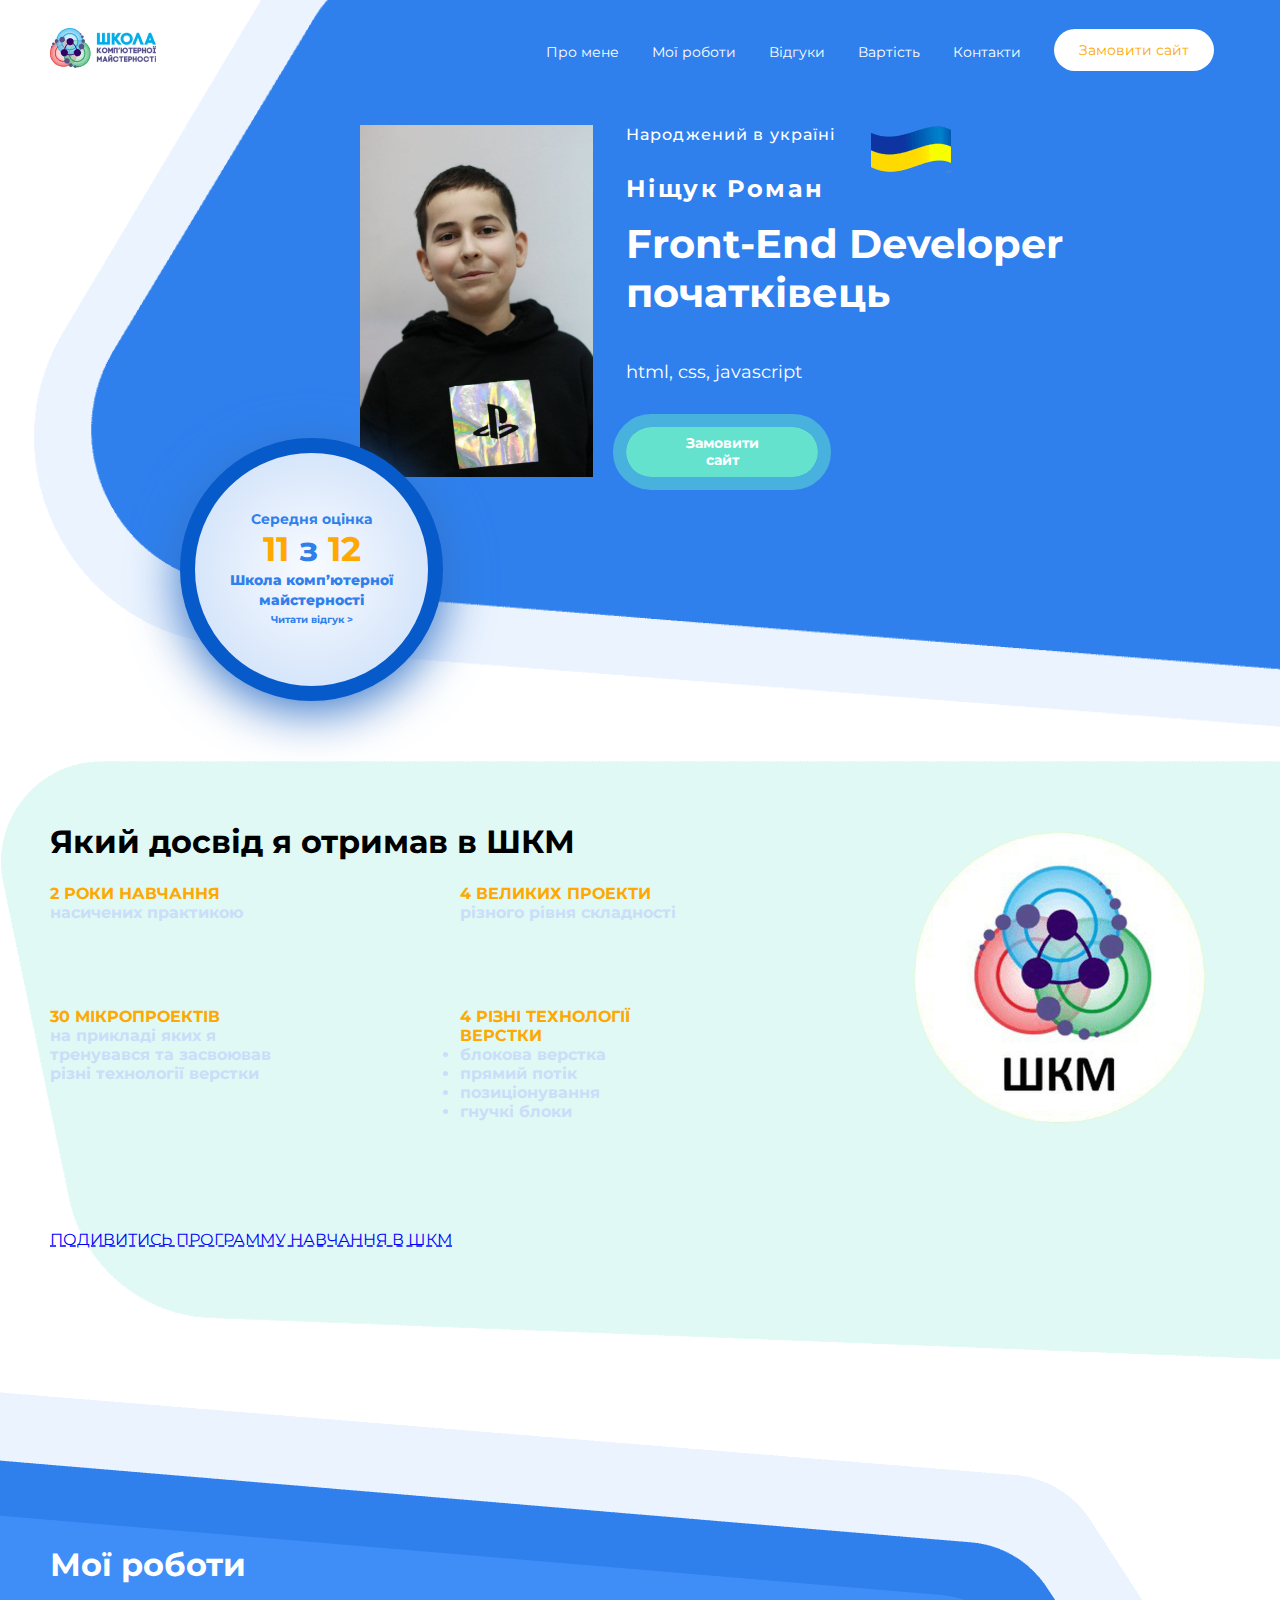
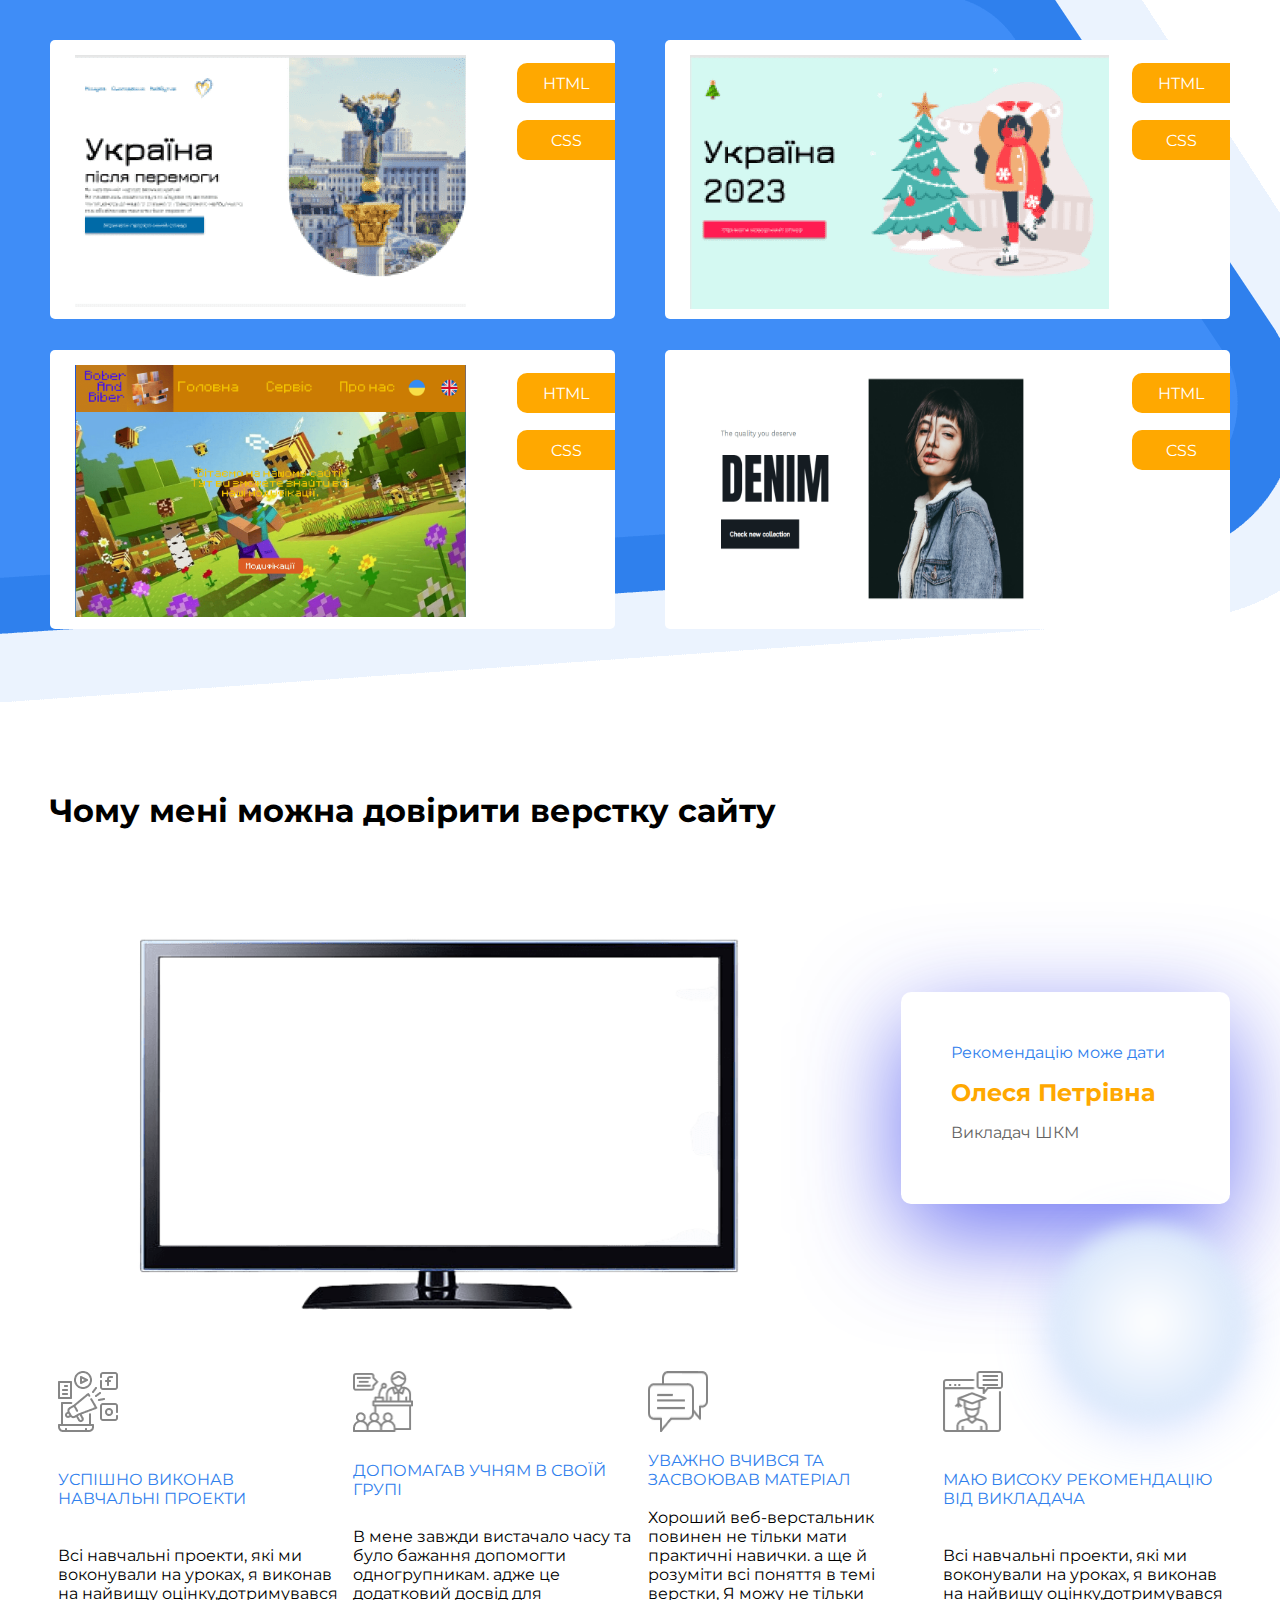
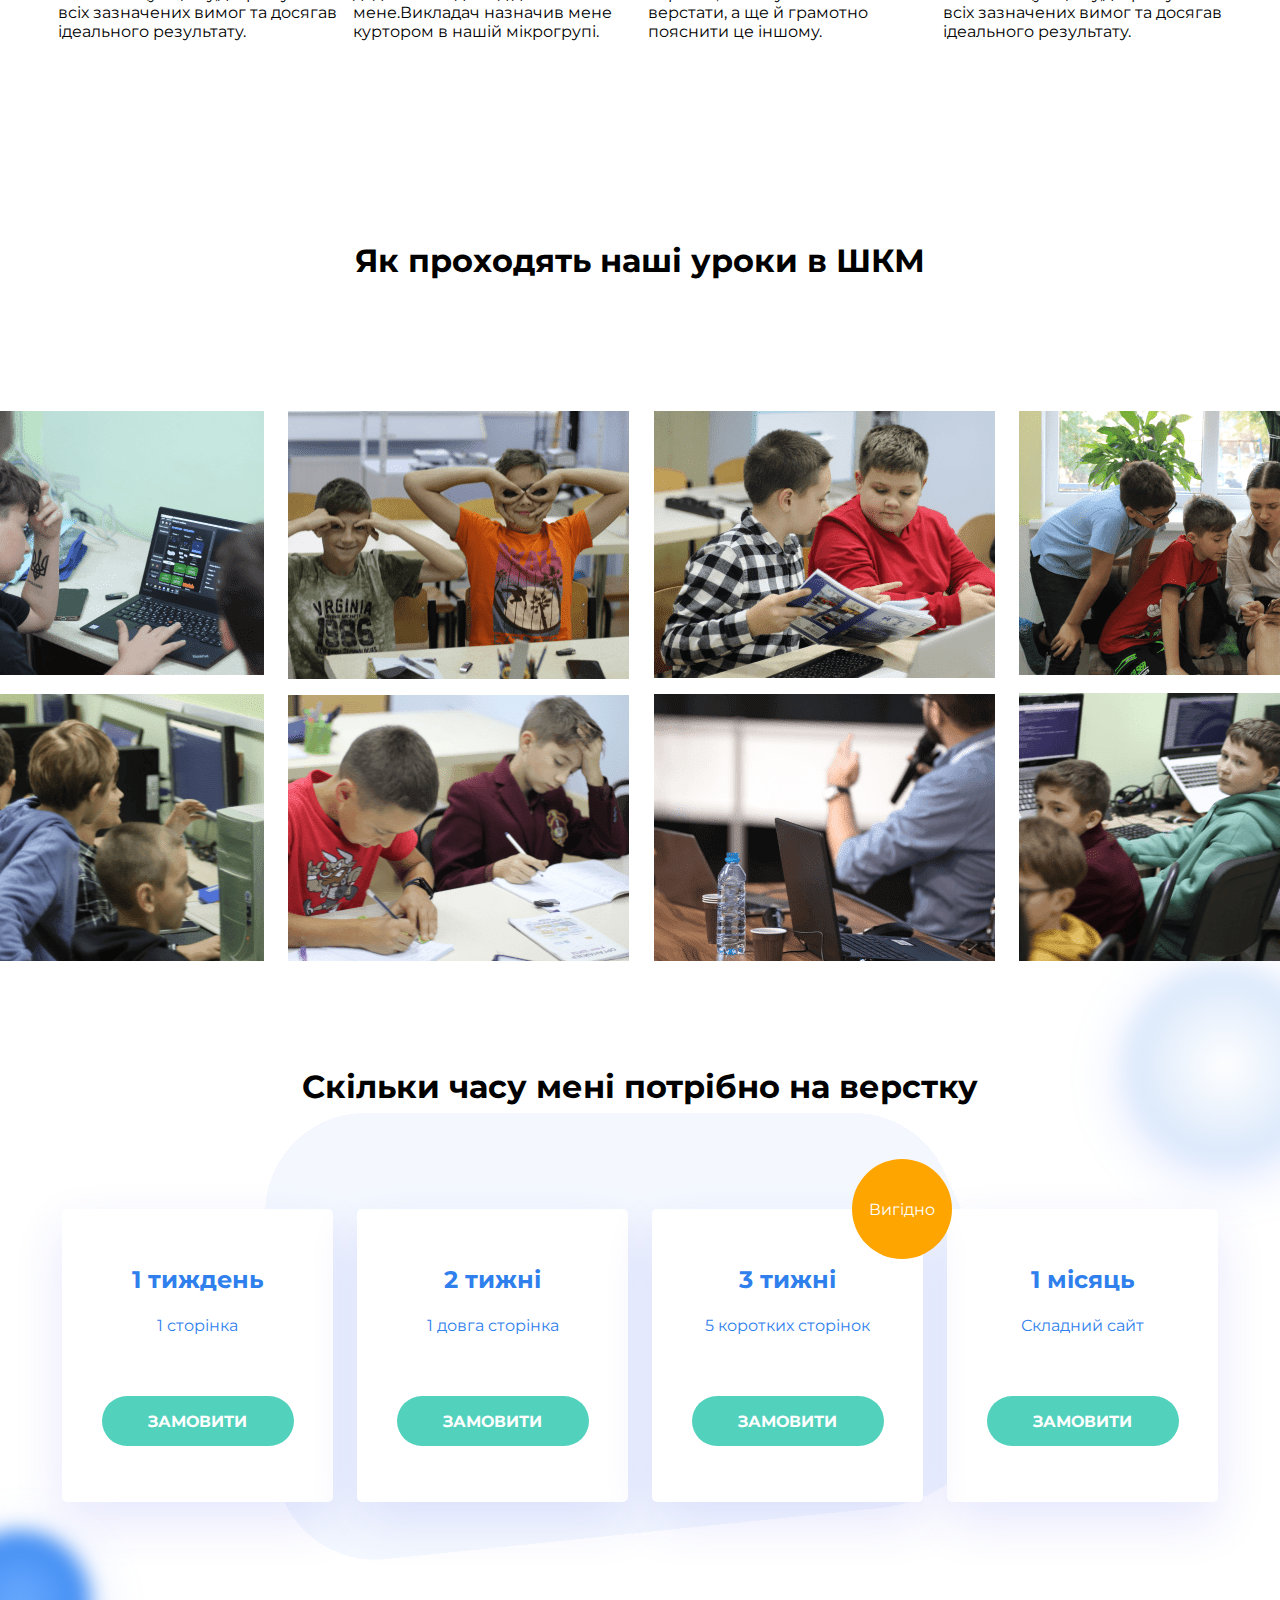
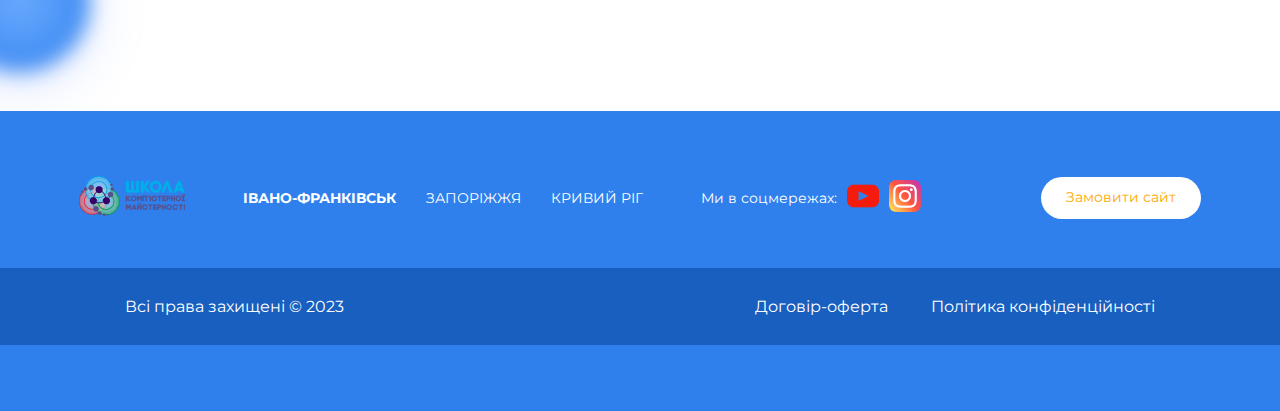
<file: index.html>
<!DOCTYPE html>
<html lang="en">
<head>
	<meta charset="UTF-8">
	<meta name="viewport" content="width=device-width, initial-scale=1.0">
	<link rel="stylesheet" href="css/style.css">
	<link rel="stylesheet" href="css/style_mobile.css">
	<link rel="preconnect" href="https://fonts.googleapis.com">
	<link rel="preconnect" href="https://fonts.gstatic.com" crossorigin>
	<link href="https://fonts.googleapis.com/css2?family=Anton&family=Montserrat:wght@500&display=swap" rel="stylesheet">
	<link rel="icon" type="image/x-icon" href="favicon.png">
	<title>PortFolio</title>
</head>
<body>
	
	<!-- Початок проекту -->

	<!-- Перший екран с навігацією -->
	<main class="main_screen2">
		<!-- Контейнер першого екрана -->
		<div class="container">
			<!-- Навігація першого екрана -->
			<header class="header">
				<a href="http://шкм.in.ua/"><img class="logo_header" src="img/logo_shkm.png" alt="" width="106" height="40"></a>
				<nav class="navigation_header">
					<ul class="ul_header">
						<li class="content_header"><a href="" class="item_header">Про мене</a></li>
						<li class="content_header"><a href="" class="item_header">Мої роботи</a></li>
						<li class="content_header"><a href="" class="item_header">Відгуки</a></li>
						<li class="content_header"><a href="" class="item_header">Вартість</a></li>
						<li class="content_header"><a href="" class="item_header">Контакти</a></li>
					</ul>
					<a href="#zamovutu_site" class="button_buy_site">Замовити сайт</a>
				</nav>
			</header>
		<!-- Другий контейнер першого екрану -->
		<div class="container_main">
			<img src="img/portfolio.jpeg" alt="" class="img_main" width="233" height="352">
			<div class="block_main">
				<div class="box_subtitle_and_ukr_logo">
					<p class="subtitle_main">Народжений в україні</p>
					<img src="img/ukr_logo.png" alt="" width="80" height="49">
					<p class="name_surname_main">Ніщук Роман</p>
				</div>
				<h1 class="title_block_main">Front-End Developer початківець</h1>
				<p class="subtext_main">html, css, javascript</p>
				<a href="#zamovutu_site" class="button_buy_site2">Замовити<br>сайт</a>
			</div>
		</div>
			<!-- Середня оцінка -->
			<div class="stats_main">
				<p class="subtitle_stats">Середня оцінка</p>
				<p class="rating"><span class="number">11</span> з <span class="number">12</span></p>
				<p class="text_shkm">Школа комп’ютерної<br> майстерності</p>
				<a href="index.html" class="reading_rating">Читати відгук ></a>
			</div>
		</div>
	</main>

	<!--  -->

	<!-- Блок досвід шкм -->
	<div class="dosvid_shkm">
		<!-- Контейнер досвід шкм -->
		<div class="container_dosvid">
			<!-- Контейнер для блоків -->
			<div class="container_block_dosvid">
				<h1 class="title_dosvid">Який досвід я отримав в ШКМ</h1>
				<div class="block_dovsid">
					<p class="title_block_dosvid">2 РОКИ НАВЧАННЯ</p>
					<p class="text_block_dosvid">насичених практикою</p>
				</div>
				<div class="block_dovsid">
					<p class="title_block_dosvid">4 ВЕЛИКИХ ПРОЕКТИ</p>
					<p class="text_block_dosvid">різного рівня складності</p>
				</div>
				<div class="block2_dovsid">
					<p class="title_block_dosvid">30 МІКРОПРОЕКТІВ</p>
					<p class="text_block_dosvid">на прикладі яких я тренувався та засвоював різні технології верстки</p>
				</div>
				<div class="block2_dovsid">
					<p class="title_block_dosvid">4 РІЗНІ ТЕХНОЛОГІЇ ВЕРСТКИ</p>
					<li class="text_block_dosvid">блокова верстка</li>
					<li class="text_block_dosvid">прямий потік</li>
					<li class="text_block_dosvid">позиціонування</li>
					<li class="text_block_dosvid">гнучкі блоки</li>
				</div>
				<a href="http://шкм.in.ua/#page5" class="button_dosvid">ПОДИВИТИСЬ ПРОГРАММУ НАВЧАННЯ В ШКМ</a>
			</div>
			<!-- Логотип шкм -->
			<img class="logo_shkm2" src="img/logo_shkm2.png" alt="" width="331" height="319">
		</div>
	</div>

	<!--  -->

	<!-- Блок робота -->

	<div class="robota">
		<h1 class="title_robota">Мої роботи</h1>
		<!-- Контейнер робота -->
		<div class="container_robota">
			<!-- Блок робота -->
			<div class="block_robota">
				<a href="img_ukraine/index.html"><img src="img/project_ukraine.png" alt="" class="project_image" width="391" height="252"></a>
				<div class="box_html_css">
					<div class="block_html">HTML</div>
					<div class="block_css">CSS</div>
				</div>
			</div>
			<!-- Блок робота -->
			<div class="block_robota">
				<a href="img_ukraine/ukraine_newyear/index.html"><img src="img/project_ukraine2.png" alt="" class="project_image" width="419" height="254"></a>
				<div class="box_html_css">
					<div class="block_html">HTML</div>
					<div class="block_css">CSS</div>
				</div>
			</div>
			<!-- Блок робота -->
			<div class="block_robota">
				<a href="https://ukrainianmods.github.io/ukrainianmods/"><img src="img/project_custom.png" alt="" class="project_image" width="391" height="252"></a>
				<div class="box_html_css">
					<div class="block_html">HTML</div>
					<div class="block_css">CSS</div>
				</div>
			</div>
			<!-- Блок робота -->
			<div class="block_robota">
				<a href="trainer_maket/index.html"><img src="img/project_denim.png" alt="" class="project_image" width="391" height="252"></a>
				<div class="box_html_css">
					<div class="block_html">HTML</div>
					<div class="block_css">CSS</div>
				</div>
			</div>	
		</div>
	</div>

	<!-- Блок верстка -->

	<div class="verstka_site">
		<h1 class="title_site">Чому мені можна довірити верстку сайту</h1>
		<div class="container_verstka">
			<iframe width="560" height="315" src="https://www.youtube.com/embed/P5J1mUn_65Q" title="YouTube video player" frameborder="0" allow="accelerometer; autoplay; 
			clipboard-write; encrypted-media; gyroscope; picture-in-picture; web-share" allowfullscreen class="video_image"></iframe>
			<img src="img/tv_box.png" alt="" class="tv_box">
			<div class="block_verstka">
				<p class="subtitle_verstka">Рекомендацію може дати</p>
				<h2 class="title_verstka">Олеся Петрівна</h2>
				<p class="description_verstka">Викладач ШКМ</p>
			</div>
			<div class="kolo_verstka2"></div>
		</div>
		<div class="container2_verstka">
			<div class="block2_verstka">
				<img src="img/group1.png" alt="" class="icon_block2_verstka" width="60" height="61">
				<p class="title_block2_verstka">УСПІШНО ВИКОНАВ НАВЧАЛЬНІ ПРОЕКТИ</p>
				<p class="description_block2_verstka">Всі навчальні проекти, які ми воконували на уроках, я виконав на найвищу оцінку,дотримувався всіх зазначених вимог та досягав ідеального результату.</p>
			</div>
			<div class="block2_verstka">
				<img src="img/group2.png" alt="" class="icon_block2_verstka" width="60" height="61">
				<p class="title_block2_verstka">ДОПОМАГАВ УЧНЯМ В СВОЇЙ ГРУПІ</p>
				<p class="description_block2_verstka">В мене завжди вистачало часу та було бажання допомогти одногрупникам. адже це додатковий досвід для мене.Викладач назначив мене куртором в нашій мікрогрупі.</p>
			</div>
			<div class="block2_verstka">
				<img src="img/group3.png" alt="" class="icon_block2_verstka" width="60" height="61">
				<p class="title_block2_verstka">УВАЖНО ВЧИВСЯ ТА ЗАСВОЮВАВ МАТЕРІАЛ</p>
				<p class="description_block2_verstka">Хороший веб-верстальник повинен не тільки мати практичні навички. а ще й розуміти всі поняття в темі верстки, 
					Я можу не тільки верстати, а ще й грамотно пояснити це іншому.</p>
			</div>
			<div class="block2_verstka">
				<img src="img/group4.png" alt="" class="icon_block2_verstka" width="60" height="61">
				<p class="title_block2_verstka">МАЮ ВИСОКУ РЕКОМЕНДАЦІЮ ВІД ВИКЛАДАЧА</p>
				<p class="description_block2_verstka">Всі навчальні проекти, які ми воконували на уроках, я виконав на найвищу оцінку,дотримувався всіх зазначених вимог та досягав ідеального результату.</p>
			</div>
		</div>
	</div>

	<!--  -->

	<div class="lessons_shkm">
		<h1 class="title_lessons">Як проходять наші уроки в ШКМ</h1>
		<div class="container_lessons">
			<img src="img/img_lessons1.png" alt="" class="img_lessons">
			<img src="img/img_lessons2.png" alt="" class="img_lessons">
			<img src="img/img_lessons3.png" alt="" class="img_lessons">
			<img src="img/img_lessons4.png" alt="" class="img_lessons">
			<img src="img/img_lessons5.png" alt="" class="img_lessons">
			<img src="img/img_lessons6.png" alt="" class="img_lessons">
			<img src="img/img_lessons7.png" alt="" class="img_lessons">
			<img src="img/img_lessons8.png" alt="" class="img_lessons">
		</div>
	</div>

	<!--  -->

	<!-- Блок 'Скільки часу мені потрібно на верстку' -->

	<div class="time_verstka">
		<div class="kolo_time"></div>
		<h1 class="titile_time">Скільки часу мені потрібно на верстку</h1>
		<div class="container_time">
			<div class="card_time">
				<div class="box_card_title_and_subtitle">
					<h2 class="card_title">1 тиждень</h2>
					<p class="card_subtitle">1 сторінка</p>
				</div>
				<a id="zamovutu_site" href="mailto: romiknishchuk2099@gmail.com" class="button_card">ЗАМОВИТИ</a>
			</div>
			<div class="card_time">
				<div class="box_card_title_and_subtitle">
					<h2 class="card_title">2 тижні</h2>
					<p class="card_subtitle">1 довга сторінка</p>
				</div>
				<a id="zamovutu_site" href="mailto: romiknishchuk2099@gmail.com" class="button_card">ЗАМОВИТИ</a>
			</div>
			<div class="card_time profitably">
				<div class="box_card_title_and_subtitle">
					<h2 class="card_title">3 тижні</h2>
					<p class="card_subtitle">5 коротких сторінок</p>
				</div>
				<a id="zamovutu_site" href="mailto: romiknishchuk2099@gmail.com" class="button_card">ЗАМОВИТИ</a>
			</div>
			<div class="card_time">
				<div class="box_card_title_and_subtitle">
					<h2 class="card_title">1 місяць</h2>
					<p class="card_subtitle">Складний сайт</p>
				</div>
				<a id="zamovutu_site" href="mailto: romiknishchuk2099@gmail.com" class="button_card">ЗАМОВИТИ</a>
			</div>
		</div>
		<div class="kolo_time2"></div>
	</div>
	
	<!--  -->

	<!-- Підвал -->

	<footer class="footer">
		<div class="container_footer">
			<a href="http://шкм.in.ua/"><img src="img/logo_shkm.png" alt="" class="logo_footer" width="106" height="40"></a>
			<nav class="navigation_footer">
				<li class="footer_content"><a href="" class="footer_item ivan">ІВАНО-ФРАНКІВСЬК</a></li>
				<li class="footer_content"><a href="" class="footer_item">ЗАПОРІЖЖЯ</a></li>
				<li class="footer_content"><a href="" class="footer_item">КРИВИЙ РІГ</a></li>
			</nav>
			<ul class="ul_footer">
				<div class="box_footer">
					<p class="text_footer">Ми в соцмережах:</p>
					<a class="icon_youtube" href="https://www.youtube.com/@RomikNDK"><img src="img/img_youtube.png" alt="" class="icon_footer" width="32" height="32"></a>
					<a class="icon_instagram" href="https://www.instagram.com/romikndk"><img src="img/icon_instagram.png" alt="" class="icon_footer" width="32" height="32"></a>
				</div>
				<a href="#zamovutu_site" class="button_buy_site">Замовити сайт</a>
			</ul>
		</div>
		<div class="container2_footer">
			<p class="copyright">Всі права захищені © 2023</p>
			<div class="box_container2">
				<a href="" class="dogovir">Договір-оферта</a>
				<a href="" class="politika">Політика конфіденційності</a>
			</div>
		</div>
	</footer>

	<!--  -->

	<!-- Кінець всього проекту -->

</body>
</html>
</file>
<file: css/style.css>
*{
	margin: 0;
	padding: 0;
	box-sizing: border-box;
}

body{
	font-family: 'Montserrat';
}

/* Початковий екран */

.main_screen2{
	max-width: 1440px;
	height: 761px;
	background-image: url(../img/bg_main.png);
	background-repeat: no-repeat;
	background-size: cover;
	margin: 0 auto;
	position: relative;
}

.container {
	width: 1180px;
	margin: 0 auto;
}

/* Блок с навігацією */

.header{
	width: 1180px;
	height: 100px;
	display: flex;
	justify-content: space-between;
	align-items: center;
	margin-bottom: 50px;
	margin: 0 auto;
}

.button_menu::after{
	content: "";
}

/* Навігація */

.navigation_header{
	width: 700px;
	height: 42px;
	display: flex;
	justify-content: space-around;
	align-items: center;
}

.ul_header{
	width: 475px;
	height: 17px;
	justify-content: space-between;
	display: flex;
	flex-wrap: wrap;
}

.content_header{
	list-style: none;
}

.item_header{	
	font-size: 14px;
	color: #fff;
	text-decoration: none;
}

.button_buy_site{
	width: 160px;
	height: 42px;
	background:	#ffffff;
	border-radius: 50px;
	display: flex;
	justify-content: center;
	align-items: center;
	font-size: 14px;
	line-height: 119.62%;
	color: #FFA800;
	text-decoration: none;	
}

.button_buy_site:hover{
	transition: 0.5s;
	background: #3a4d91;
}

.container_main{
	width: 1180px;
	height: 352px;
	display: flex;
	margin: 0 auto;
	justify-content: center;
	align-items: center;
	flex-wrap: wrap;
	padding-left: 225px;
	padding-top: 25px;
}

.block_main{
	width: 552px;
	height: 352px;
	display: flex;
	flex-direction: column;
	justify-content: space-between;
	padding-left: 33px;
}

.subtitle_main{
	font-weight: 500;
	font-size: 16px;
	line-height: 124.41%;
	letter-spacing: 0.07em;
	color: #FFFFFF;
}

.box_subtitle_and_ukr_logo{
	width: 325px;
	height: 50px;
	display: flex;
	justify-content: space-between;
	flex-wrap: wrap;
}

.name_surname_main{
	color: #fff;
	font-weight: 700;
	letter-spacing: 0.1em;
	font-size: 24px;
}

.title_block_main{
	font-weight: 700;
	font-size: 40px;
	line-height: 124.41%;
	color: #FFFFFF;
}

.subtext_main{
	font-weight: 400;
	font-size: 18px;
	line-height: 124.41%;
	color: #FFFFFF;
}

.button_buy_site2{
	width: 192px;
	height: 50px;
	display: flex;
	align-items: center;
	justify-content: center;
	text-decoration: none;
	background: #64E2CD;
	border-radius: 50px;
	font-weight: 700;
	font-size: 14px;
	line-height: 124.41%;
	color: #FFFFFF;
	text-align: center;
	outline: 13px solid rgba(100, 226, 205, 0.5);
}

.button_buy_site2:hover{
	background: #be800e;
	transition: 0.3s;
	outline: 13px solid rgba(190, 128, 14, 0.5);
}

/* Средня оцінка */

.stats_main{
	display: flex;
	align-items: center;
	background: radial-gradient(68.31% 68.31% at 50% 50%, #F9FBFF 0%, #CADEF9 100%) /* warning: gradient uses a rotation that is not supported by CSS and may not behave as expected */, #FFFFFF;
	width: 263px;
	height: 263px;
	border-radius: 263px;
	justify-content: safe center;
	text-align: center;
	flex-direction: column;
	position: absolute;
	box-shadow: 0px 10px 50px 0px #3272C8;
	border: 15px solid #075ACA;
	bottom: 60px;
	right: 0px;
	left: 180px;
}

.reading_rating{
	text-decoration: none;
	font-weight: 700;
	font-size: 10px;
	line-height: 195.04%;
	color: #2F80ED;
}

.text_shkm{
	font-weight: 800;
	font-size: 14px;
	line-height: 143.55%;
	text-align: center;	
	color: #2F80ED;
}

.subtitle_stats{
	font-style: normal;
	font-weight: 700;
	font-size: 14px;
	color: #2F80ED;
}

.rating{
	color: #2F80ED;	
	font-weight: 700;
	font-size: 34px;
}

.number{
	color: #FFA800;
}

/*  */

/* Досвід який я отримав від шкм */

.dosvid_shkm{
	max-width: 1440px;
	height: 602px;
	background-image: url(../img/bg_dosvid.png);
	background-repeat: no-repeat;
	background-size: cover;
	display: flex;
	flex-wrap: wrap;
	justify-content: center;
	align-items: center;
	margin: 0 auto;
}

.container_dosvid{
	width: 1180px;
	height: 480px;
	display: flex;
	justify-content: space-between;
}

.container_block_dosvid{
	width: 660px;
	height: 450px;
	flex-wrap: wrap;
	display: flex;
	justify-content: space-between;
}

.block_dovsid{
	width: 250px;
	height: 100px;
	color: #CADEF9;
	font-weight: 700;
}

.block2_dovsid{
	width: 250px;
	height: 200px;
	color: #CADEF9;
	font-weight: 700;
}

.title_block_dosvid{
	color: #FFA800;
}

.button_dosvid{
	text-decoration: underline dashed;
	color: blue;
}

.button_dosvid:hover{
	transition: 0.2s;
	color: #2d4734;
}

/*  */

/* Мої роботи */

.robota{
	max-width: 1440px;
	height: 968px;
	background-image: url(../img/bg_robota3.png), 
					  url(../img/bg_robota2.png), 
					  url(../img/bg_robota.png);
	background-position: left;
	background-repeat: no-repeat;
	margin: 0 auto;
	display: flex;
	align-items: center;
	justify-content: center;
	flex-direction: column;
	padding-top: 110px;
}

.container_robota{
	height: 620px;
	width: 1180px;
	display: flex;
	margin-top: 56px;
	justify-content: space-between;	
	flex-wrap: wrap;
}

.title_robota{
	width: 1180px;	
	color: #FFFFFF;	
}

.block_robota{
	width: 565px;
	height: 279px;
	display: flex;
	background: white;
	justify-content: space-between;
	border-radius: 5px;
	padding-left: 25px;
	padding-top: 15px;
}

.box_html_css{
	width: 160px;
	height: 114px;
	display: flex;
	flex-direction: column;
	justify-content: space-around;
	align-items: end;
}

.block_html{
	width: 98px;
	height: 40px;
	background: #FFA800;
	display: flex;
	justify-content: center;
	align-items: center;
	border-radius: 10px 0px 0px 10px;
	color: #ffffff;
}

.block_css{
	width: 98px;
	height: 40px;
	background: #FFA800;
	display: flex;
	justify-content: center;
	align-items: center;
	border-radius: 10px 0px 0px 10px;
	color: #ffffff;
}

/*  */

/* Чому мені можна довірити верстку сайту */

.verstka_site{
	max-width: 1180px;
	height: 1020px;
	margin: 0 auto;
	padding-top: 60px;
}

.container_verstka{
	width: 1180px;
	height: 382px;
	display: flex;
	justify-content: center;
	align-items: center;
	margin-top: 99px;
	position: relative;
	margin-bottom: 20px;
	padding-left: 120px;
}

.video_image{
	width: 620px;
	height: 300px;
	position: relative;
	border-radius: 1px;
	right: 15px;
	bottom: 15px;
}

.tv_box{
	width: 680px;
	height: 440px;
	position: absolute;
	right: 450px;
	z-index: -1;
}

.block_verstka{
	width: 351px;
	height: 212px;
	display: flex;
	flex-direction: column;
	justify-content: space-around;
	margin-left: 163px;
	padding: 44px 44px 54px 50px;
	box-shadow: 0px 30px 100px rgba(47, 55, 237, 0.7);
	border-radius: 10px;
	margin-bottom: 45px;
}

.block_verstka:hover{
	box-shadow: 0px 30px 100px rgb(109, 161, 181);
	transition: 0.5s;
}

.subtitle_verstka{
	color: #2F80ED;
}

.title_site{
	color: #000;
}

.title_verstka{
	color: #FFA800;
}

.description_verstka{
	color: #636363;
}

.container2_verstka{
	width: 1180px;
	height: 350px;
	display: flex;
	align-items: center;
	justify-content: space-around;
	position: relative;
}

.block2_verstka{
	width: 280px;
	min-height: 270px;
	display: flex;
	flex-direction: column;
	justify-content: space-between;
}

.title_block2_verstka{
	font-size: 16px;
	color: #2F80ED;
}

/* Коло сіре */

.kolo_verstka2{
	width: 197px;
	height: 197px;
	background: radial-gradient(68.31% 68.31% at 50% 50%, #FFFFFF 0%, #CADEF9 100%) /* warning: gradient uses a rotation that is not supported by CSS and may not behave as expected */,
	linear-gradient(0deg, #FFFFFF, #FFFFFF);
	box-shadow: 0px 10px 50px rgba(119, 157, 255, 0.3);
	filter: blur(10px);
	border-radius: 197px;
	position: absolute;
	left: 1000px;
	top: 295px;
}

.kolo_verstka2:hover{
	transition: 0.3s;
	background: #386644;
	box-shadow: 0px 10px 50px #407d50;
	filter: blur(15px);
}

/*  */

/* Уроки в шкм 'Фото' */

.lessons_shkm{
	max-width: 1440px;
	height: 720px;
	margin: 0 auto;
	display: flex;
	flex-direction: column;
	justify-content: space-between;
	align-items: center;
	margin-top: 90px;
}

.container_lessons{
	width: 1440px;
	height: 550px;
	display: flex;
	flex-wrap: wrap;
	justify-content: space-between;
	align-content: space-between;
	flex-direction: column;
}

.img_lessons:hover{
	transform: rotateY(360deg);
	transition: 1s;
}

/* Час на верстку */

.time_verstka{
	max-width: 1440px;
	height: 750px;
	margin: 0 auto;
	display: flex;
	flex-direction: column;
	justify-content: center;
	align-items: center;
	background-image: url(../img/bg_time_verstka.png);
	background-repeat: no-repeat;
	background-position: 50% 50%;
	position: relative;
}

.container_time{
	width: 1180px;
	height: 500px;
	display: flex;
	flex-wrap: wrap;
	justify-content: space-around;
	align-items: center;
	position: relative;
}

.card_time{
	width: 271px;
	height: 293px;
	display: flex;
	justify-content: space-around;
	padding: 25px;
	align-items: center;
	flex-direction: column;
	flex-wrap: wrap;
	background: #fff;
	box-shadow: 0px 20px 50px rgba(47, 55, 237, 0.12);
	border-radius: 5px;
}

.box_card_title_and_subtitle{
	width: 170px;
	height: 70px;
	display: flex;
	flex-wrap: wrap;
	align-items: center;
	justify-content: space-between;
	flex-direction: column;
}

.card_title{
	color: #2F80ED;
}

.card_subtitle{
	color: #2F80ED;
}

.button_card{
	width: 192px;
	height: 50px;
	background: #52D1BC;
	display: flex;
	justify-content: center;
	align-items: center;
	border-radius: 50px;
	color: #ffffff;
	font-weight: 700;
	text-decoration: none;
}

.profitably{
	position: relative;
}

.profitably:after{
	content: "Вигідно";
	display: flex;
	justify-content: center;
	align-items: center;
	width: 100px;
	height: 100px;
	background: orange;
	border-radius: 100%;
	position: absolute;
	left: 200px;
	top: -50px;
	color: #ffffff;
}

.kolo_time{
	width: 197px;
	height: 197px;
	background: radial-gradient(68.31% 68.31% at 50% 50%, #FFFFFF 0%, #CADEF9 100%),linear-gradient(0deg, #FFFFFF, #FFFFFF);
	box-shadow: 0px 10px 50px rgba(119, 157, 255, 0.3);
	filter: blur(10px);
	border-radius: 197px;
	position: absolute;
	left: 88%;
	bottom: 73%;
	z-index: -1;
}

.kolo_time:hover{
	transition: 0.5s;
	background: #386644;
	box-shadow: 0px 10px 50px #407d50;
	filter: blur(15px);
}

.kolo_time2{
	width: 141px;
	height: 141px;
	background: radial-gradient(68.31% 68.31% at 50% 50%, #6AAAFF 0%, #2F80ED 100%), #FFFFFF;
	box-shadow: 0px 10px 50px rgba(119, 157, 255, 0.3);
	filter: blur(10px);
	border-radius: 197px;
	position: absolute;
	top: 76%;
	right: 93%;
	z-index: -1;
}

/*  */

/* Footer */

.footer{
	max-width: 1440px;
	height: 300px;
	background: #2F80ED;
	margin: 0 auto;
	display: flex;
	align-items: center;
	justify-content: center;
	flex-direction: column;
}

.container_footer{
	width: 1180px;
	height: 90px;
	display: flex;
	align-items: center;
	justify-content: space-around;
	color: #ffffff;
	padding-bottom: 50px;
}

.navigation_footer{
	width: 400px;
	height: 70px;
	display: flex;
	justify-content: space-between;
	align-items: center;
}

.footer_content{
	list-style: none;
}

.footer_item{
	font-size: 14px;
	text-decoration: none;
	color: #FFFFFF;
}

.ivan{
	font-weight: 700;
}

.text_footer{
	font-size: 14px;
}

.ul_footer{
	width: 500px;
	height: 90px;
	display: flex;
	align-items: center;
	justify-content: space-between;
}

.box_footer{
	width: 220px;
	height: 90px;
	display: flex;
	justify-content: space-between;
	align-items: center;
}

.container2_footer{
	width: 1440px;
	height: 77px;
	background: #185FBF;
	color: #fff;
	display: flex;
	justify-content: space-around;
	align-items: center;
}

.box_container2{
	width: 400px;
	height: 77px;
	display: flex;
	justify-content: space-between;
	align-items: center;
}

.box_container2, a{
	text-decoration: none;
	color: #fff;
}

/*  */

/* Кінець */
</file>
<file: css/style_mobile.css>
@media screen and (max-width: 920px)  {
    *{
        margin: 0;
        padding: 0;
        box-sizing: border-box;
    }
    
    body{
        font-family: 'Montserrat';
    }

    /* Початковий екран */

    .main_screen2{
        width: 920px;
        height: 1280px;
        background-image: url(../img/bg_main.png);
        background-repeat: no-repeat;
        background-size: cover;
        position: relative;
    }

    .container {
        width: 920px;
        height: 1180px;
        display: flex;
        flex-wrap: wrap;
    }

    /* Блок с навігацією */

    .header{
        width: 920px;
        height: 70px;
        position: relative;
        display: flex;
        justify-content: space-between;
        align-items: center;
        padding-left: 24px;
    }

    /*  */

    /* Навігація */

    .navigation_header{
        width: 700px;
        height: 42px;
        display: flex;
        justify-content: space-around;
        align-items: center;
    }

    .content_header{
        list-style: none;
    }

    .item_header{	
        font-size: 14px;
        color: #000;
        text-decoration: none;
        font-weight: 700;
    }

    .button_buy_site{
        width: 160px;
        height: 42px;
        background:	#ffffff;
        border-radius: 50px;
        display: flex;
        justify-content: center;
        align-items: center;
        font-size: 14px;
        line-height: 119.62%;
        color: #FFA800;
        text-decoration: none;
    }

    .button_buy_site:hover{
        transition: 0.5s;
        background: #3a4d91;
    }

    .container_main{
        max-width: 920px;
        height: 920px;
        display: flex;
        justify-content: space-between;
        align-items: center;
        margin-bottom: 200px;
        margin-left: 50px;
    }

    .block_main{
        width: 552px;
        height: 352px;
        display: flex;
        flex-direction: column;
        justify-content: space-between;
        padding-left: 33px;
    }

    .subtitle_main{
        font-weight: 500;
        font-size: 16px;
        line-height: 124.41%;
        letter-spacing: 0.07em;
        color: #FFFFFF;
    }

    .box_subtitle_and_ukr_logo{
        width: 325px;
        height: 50px;
        display: flex;
        justify-content: space-between;
        flex-wrap: wrap;
    }

    .name_surname_main{
        color: #fff;
        font-weight: 700;
        letter-spacing: 0.1em;
        font-size: 24px;
    }

    .title_block_main{
        font-weight: 700;
        font-size: 40px;
        line-height: 124.41%;
        color: #FFFFFF;
    }

    .subtext_main{
        font-weight: 400;
        font-size: 18px;
        line-height: 124.41%;
        color: #FFFFFF;
    }

    .button_buy_site2{
        width: 192px;
        height: 50px;
        display: flex;
        align-items: center;
        justify-content: center;
        text-decoration: none;
        background: #64E2CD;
        border-radius: 50px;
        font-weight: 700;
        font-size: 14px;
        line-height: 124.41%;
        color: #FFFFFF;
        text-align: center;
        outline: 13px solid rgba(100, 226, 205, 0.5);
    }

    .button_buy_site2:hover{
        background: #be800e;
        transition: 0.3s;
        outline: 13px solid rgba(190, 128, 14, 0.5);
    }

    /* Средня оцінка */

    .stats_main{
        display: flex;
        align-items: center;
        background: radial-gradient(68.31% 68.31% at 50% 50%, #F9FBFF 0%, #CADEF9 100%) /* warning: gradient uses a rotation that is not supported by CSS and may not behave as expected */, #FFFFFF;
        width: 263px;
        height: 263px;
        border-radius: 263px;
        justify-content: center;
        text-align: center;
        flex-direction: column;
        position: absolute;
        box-shadow: 0px 10px 50px 0px #3272C8;
        border: 15px solid #075ACA;
        bottom: 620px;
        left: 0px;
    }

    .reading_rating{
        text-decoration: none;
        font-weight: 700;
        font-size: 10px;
        line-height: 195.04%;
        color: #2F80ED;
    }

    .text_shkm{
        font-weight: 800;
        font-size: 14px;
        line-height: 143.55%;
        text-align: center;	
        color: #2F80ED;
    }

    .subtitle_stats{
        font-style: normal;
        font-weight: 700;
        font-size: 14px;
        color: #2F80ED;
    }

    .rating{
        color: #2F80ED;	
        font-weight: 700;
        font-size: 34px;
    }

    .number{
        color: #FFA800;
    }

    /*  */

    /* Досвід який я отримав від шкм */

    .dosvid_shkm{
        width: 920px;
        height: 602px;
        background-image: url(../img/bg_dosvid.png);
        background-repeat: no-repeat;
        background-size: cover;
        display: flex;
        flex-wrap: wrap;
        justify-content: center;
        align-items: center;
    }

    .container_dosvid{
        width: 920px;
        height: 480px;
        display: flex;
        justify-content: space-between;
        position: absolute;
        left: 130px;
    }

    .container_block_dosvid{
        width: 660px;
        height: 450px;
        flex-wrap: wrap;
        display: flex;
        justify-content: space-between;
    }

    .block_dovsid{
        width: 250px;
        height: 100px;
        color: #CADEF9;
        font-weight: 700;
    }

    .block2_dovsid{
        width: 250px;
        height: 200px;
        color: #CADEF9;
        font-weight: 700;
    }

    .title_block_dosvid{
        color: #FFA800;
    }

    .button_dosvid{
        text-decoration: underline dashed;
        color: blue;
    }

    .button_dosvid:hover{
        transition: 0.2s;
        color: #2d4734;
    }

    /*  */

    /* Мої роботи */

    .robota{
        width: 920px;
        height: 968px;
        background-image: url(../img/bg_robota3.png), 
                        url(../img/bg_robota2.png), 
                        url(../img/bg_robota.png);
        background-position: left;
        background-repeat: no-repeat;
        display: flex;
        align-items: center;
        justify-content: center;
        flex-direction: column;
        padding-top: 110px;
    }

    .container_robota{
        height: 620px;
        width: 920px;
        display: flex;
        margin-top: 56px;
        justify-content: space-between;	
        flex-wrap: wrap;
    }

    .title_robota{
        width: 900px;	
        color: #FFFFFF;	
    }

    .block_robota{
        width: 410px;
        height: 210px;
        display: flex;
        background: white;
        justify-content: space-between;
        border-radius: 5px;
    }

    .project_image{
        width: 242px;
        height: 165px;
    }

    .box_html_css{
        width: 98px;
	    height: 94px;
        display: flex;
        flex-direction: column;
        justify-content: space-around;
    }

    .block_html{
        width: 98px;
	    height: 40px;
        background: #FFA800;
        display: flex;
        justify-content: center;
        align-items: center;
        border-radius: 10px 0px 0px 10px;
        color: #ffffff;
    }

    .block_css{
        width: 98px;
	    height: 40px;
        background: #FFA800;
        display: flex;
        justify-content: center;
        align-items: center;
        border-radius: 10px 0px 0px 10px;
        color: #ffffff;
    }

    /*  */

    /* Чому мені можна довірити верстку сайту */

    .verstka_site{
        width: 920px;
        height: 1020px;
        margin: 0 auto;
        padding-top: 60px;
    }

    .container_verstka{
        width: 920px;
        height: 382px;
        display: flex;
        justify-content: center;
        align-items: center;
        margin-top: 99px;
        position: relative;
        margin-bottom: 20px;
        padding-left: 120px;
    }

    .video_image{
        width: 685px;
        height: 225px;
        position: relative;
        border-radius: 1px;
        right: 91px;
        bottom: 14px;
    }

    .tv_box{
        width: 480px;
        height: 340px;
        position: absolute;
        right: 450px;
        z-index: -1;
    }

    .block_verstka{
        width: 551px;
        height: 192px;
        display: flex;
        flex-direction: column;
        justify-content: space-around;
        margin-left: 35px;
        box-shadow: 0px 30px 100px rgba(47, 55, 237, 0.7);
        border-radius: 10px;
        margin-bottom: 45px;
    }

    .block_verstka:hover{
        box-shadow: 0px 30px 100px rgb(109, 161, 181);
        transition: 0.5s;
    }

    .subtitle_verstka{
        color: #2F80ED;
    }

    .title_site{
        color: #000;
    }

    .title_verstka{
        color: #FFA800;
    }

    .description_verstka{
        color: #636363;
    }

    .container2_verstka{
        width: 920px;
        height: 350px;
        display: flex;
        align-items: center;
        justify-content: space-between;
        position: relative;
    }

    .block2_verstka{
        width: 160px;
        min-height: 200px;
        display: flex;
        flex-direction: column;
        justify-content: space-between;
    }

    .title_block2_verstka{
        font-size: 16px;
        color: #2F80ED;
    }

    /* Коло сіре */

    .kolo_verstka2{
        width: 197px;
        height: 197px;
        background: radial-gradient(68.31% 68.31% at 50% 50%, #FFFFFF 0%, #CADEF9 100%) /* warning: gradient uses a rotation that is not supported by CSS and may not behave as expected */,
        linear-gradient(0deg, #FFFFFF, #FFFFFF);
        box-shadow: 0px 10px 50px rgba(119, 157, 255, 0.3);
        filter: blur(10px);
        border-radius: 197px;
        position: absolute;
        left: 1000px;
        top: 295px;
    }

    .kolo_verstka2:hover{
        transition: 0.3s;
        background: #386644;
        box-shadow: 0px 10px 50px #407d50;
        filter: blur(15px);
    }

    /*  */

}
</file>
